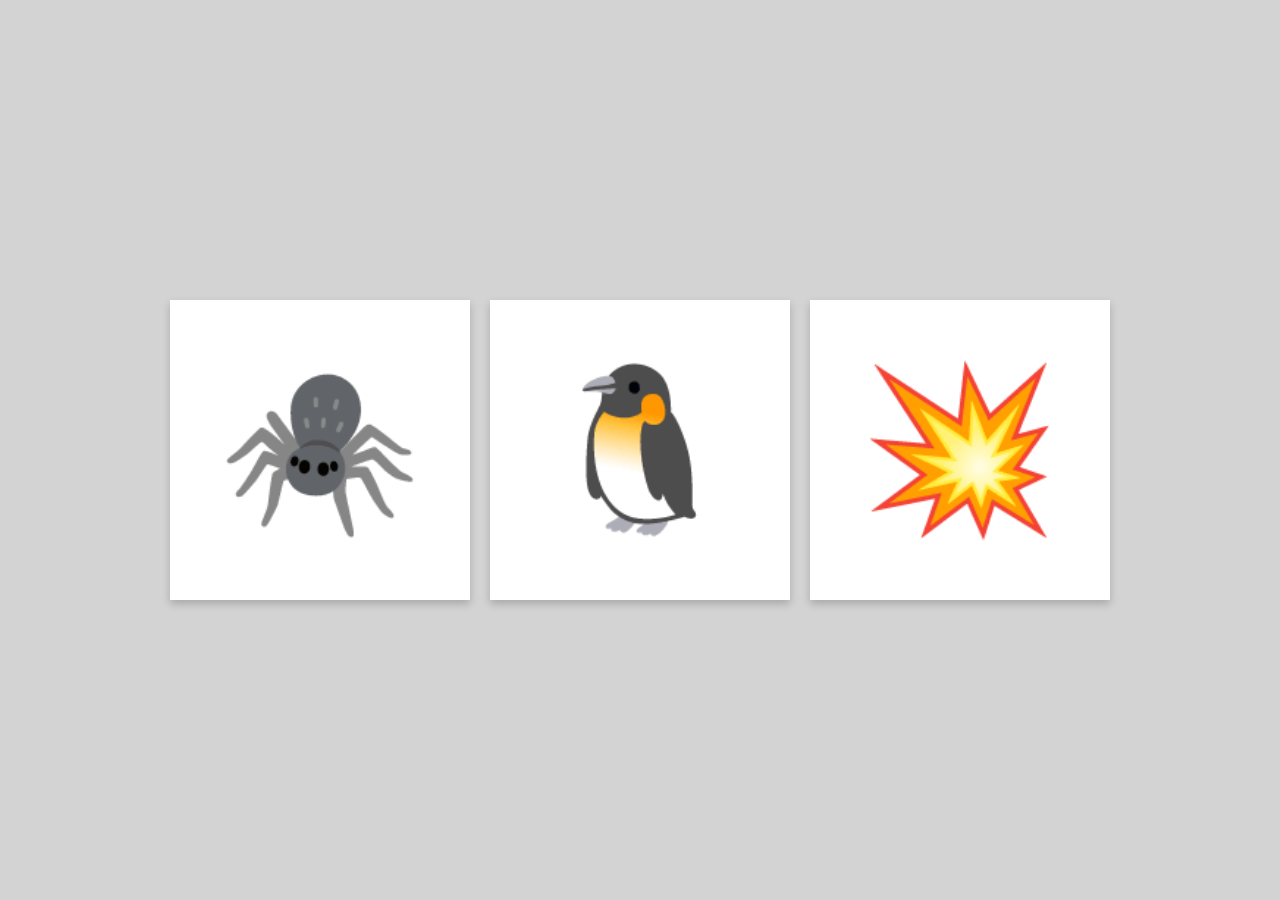
<file: 1-flip-card-gallery/index.html>
<!DOCTYPE html>
<html lang="en">
<head>
  <meta charset="UTF-8">
  <meta name="viewport" content="width=device-width, initial-scale=1.0">
  <title>Flip 🍣</title>
  <link rel="stylesheet" type="text/css" href="index.css">
  <script type="text/javascript" src="index.js"></script>
</head>
<body>
  <div class="card-container">
    <div class="flipcard">
      <div class="flipcard-inner">
        <div class="flipcard-front">
          🕷️
        </div>
        <div class="flipcard-back">
          <h1>Con nhện</h1>
          <p>Con nhện nâng cao</p>
        </div>
      </div>
    </div>

    <div class="flipcard">
      <div class="flipcard-inner">
        <div class="flipcard-front">
          🐧
        </div>
        <div class="flipcard-back">
          <h1>Penguin</h1>
          <p>🐧🐧🐧🐧🐧</p>
        </div>
      </div>
    </div>

    <div class="flipcard">
      <div class="flipcard-inner">
        <div class="flipcard-front">
          💥
        </div>
        <div class="flipcard-back">
          <button onclick="playAudio()">Boom</button>
        </div>
      </div>
    </div>
  </div>
</body>
</html>
</file>
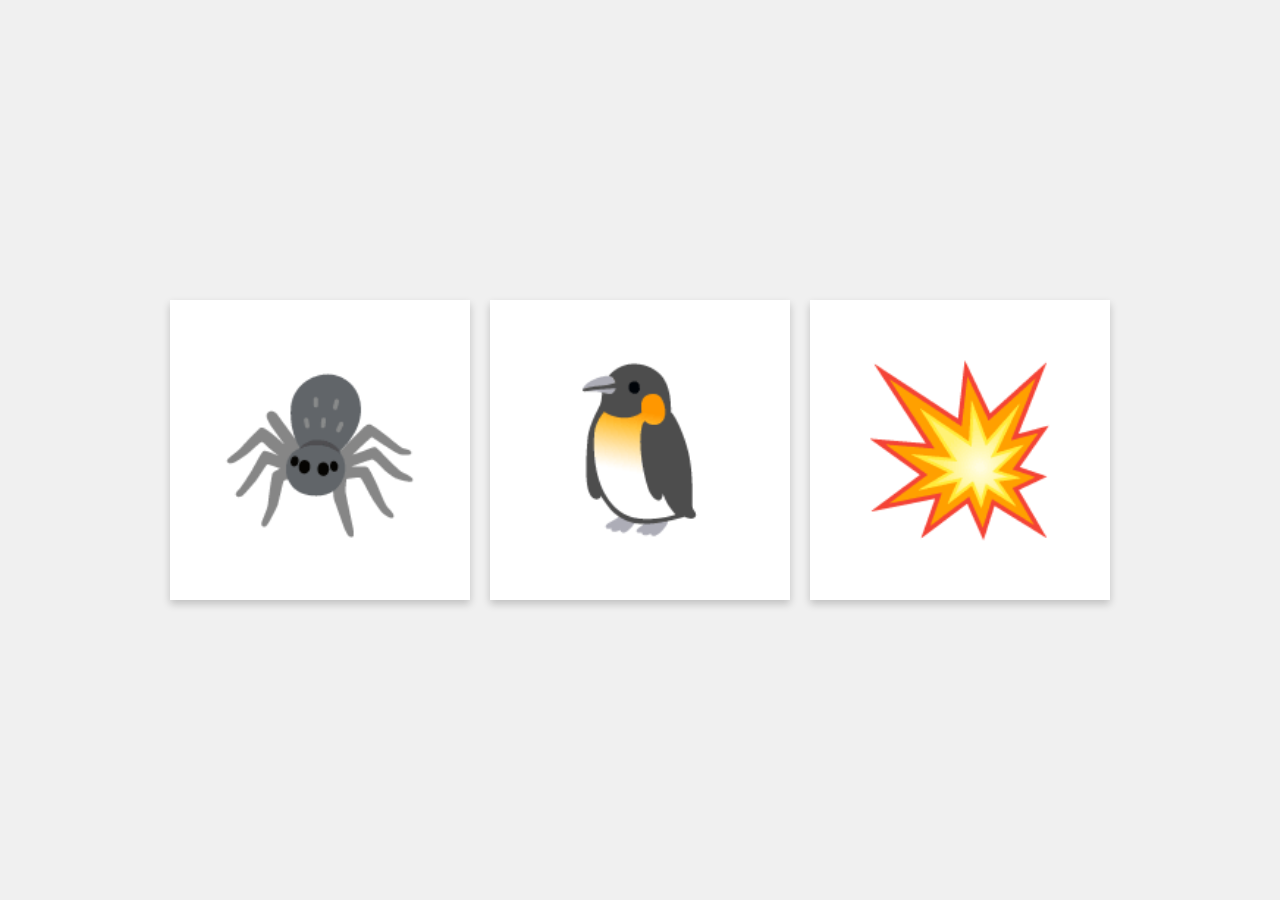
<file: 1-flipcard/index.html>
<!DOCTYPE html>
<html lang="en">
<head>
  <meta charset="UTF-8">
  <meta name="viewport" content="width=device-width, initial-scale=1.0">
  <title>Flip Card Quiz</title>
  <link rel="stylesheet" type="text/css" href="index.css">
  <script type="text/javascript" src="index.js"></script>
</head>
<body>
  <div class="card-container">
    <div class="flipcard">
      <div class="flipcard-inner">
        <div class="flipcard-front">
          🕷️
        </div>
        <div class="flipcard-back">
          <h1>Con nhện</h1>
          <p>Con nhện nâng cao</p>
        </div>
      </div>
    </div>

    <div class="flipcard">
      <div class="flipcard-inner">
        <div class="flipcard-front">
          🐧
        </div>
        <div class="flipcard-back">
          <h1>Penguin</h1>
          <p>🐧🐧🐧🐧🐧</p>
        </div>
      </div>
    </div>

    <div class="flipcard">
      <div class="flipcard-inner">
        <div class="flipcard-front">
          💥
        </div>
        <div class="flipcard-back">
          <button onclick="playAudio()">Boom</button>
        </div>
      </div>
    </div>
  </div>
</body>
</html>
</file>
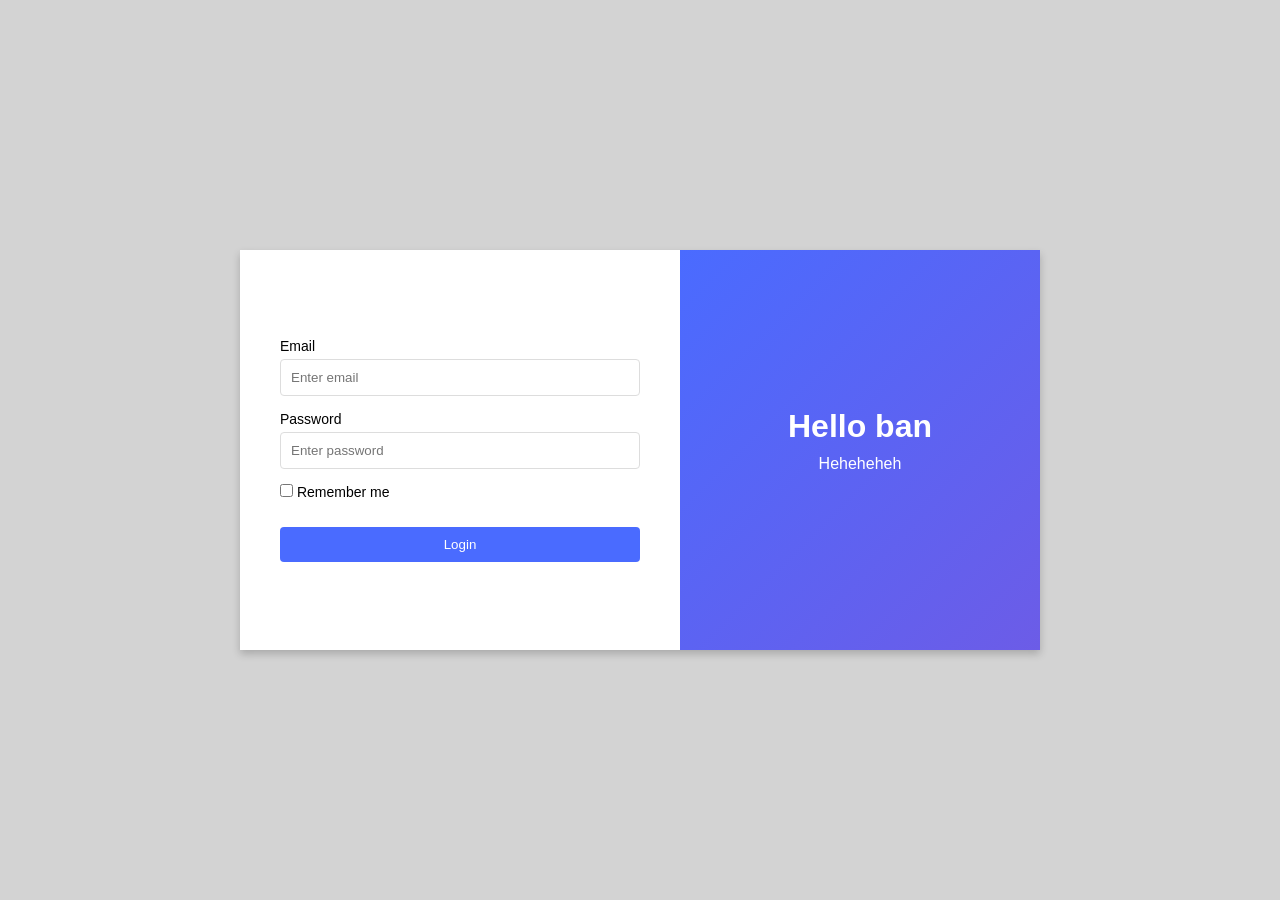
<file: 2-login-card/index.html>
<!DOCTYPE html>
<html lang="en">
<head>
  <meta charset="UTF-8">
  <meta name="viewport" content="width=device-width, initial-scale=1.0">
  <title>Login Card</title>
  <link rel="stylesheet" href="index.css">
</head>
<body>
  <div class="container">
    <div class="left-panel">
      <form class="login-form">
        <label for="email">Email</label>
        <input type="email" id="email" placeholder="Enter email" required>
        <label for="password">Password</label>
        <input type="password" id="password" placeholder="Enter password" required>
        <label>
          <input type="checkbox" name="remember"> Remember me
        </label>  
        <button type="submit">Login</button>
      </form>
    </div>
    <div class="right-panel">
      <div class="decorative-content">
        <h2>Hello ban</h2>
        <p>Heheheheh</p>
      </div>
    </div>
  </div>
</body>
</html>
</file>
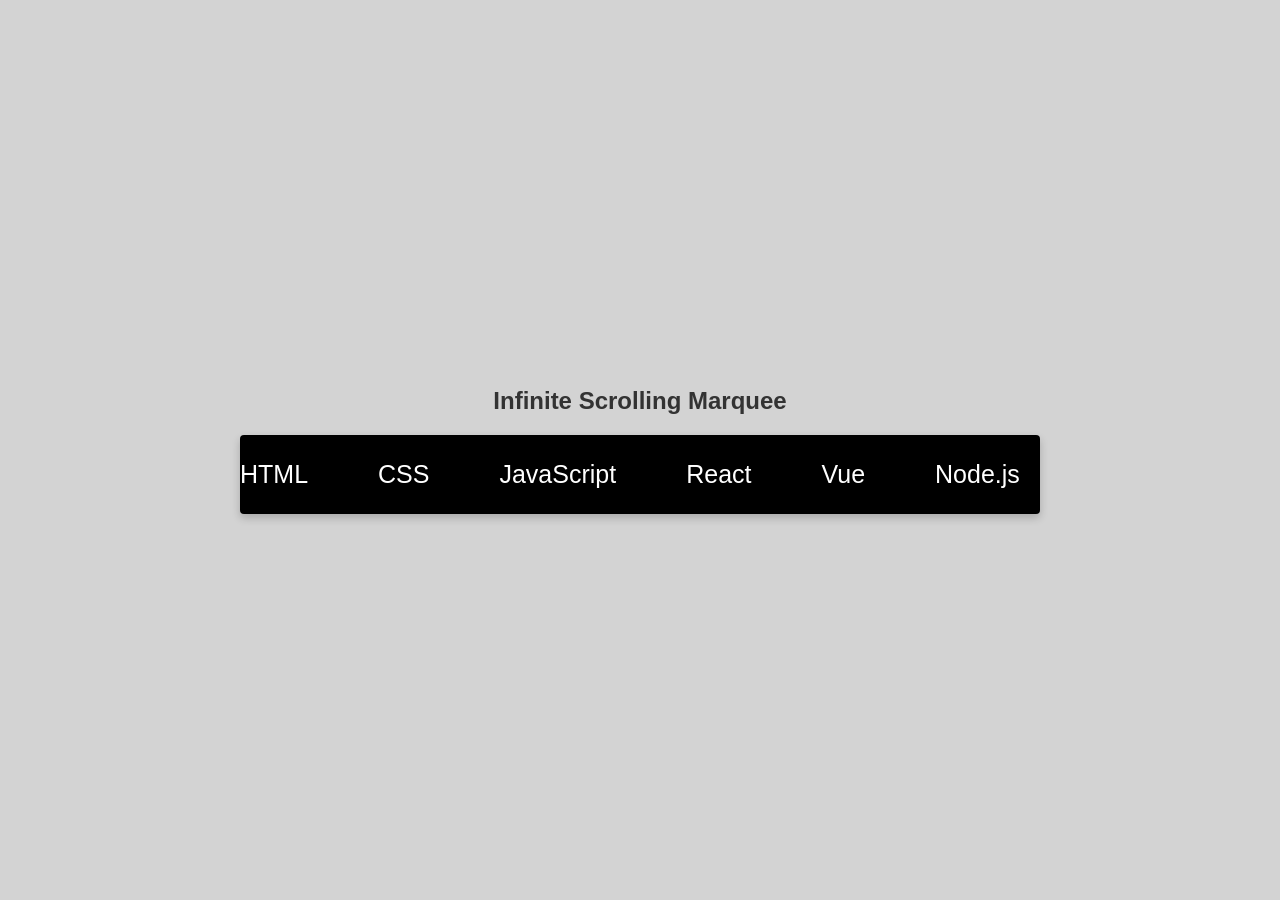
<file: 3-infinite-scrolling-marquee/index.html>
<!DOCTYPE html>
<html lang="en">
<head>
  <meta charset="UTF-8">
  <meta name="viewport" content="width=device-width, initial-scale=1.0">
  <title>Infinite Scrolling Marquee</title>
  <link rel="stylesheet" href="index.css">
</head>
<body>
  <section class="marquee-section">
    <h1>Infinite Scrolling Marquee</h1>
    <div class="marquee" aria-label="Scrolling banner">
      <div class="marquee-track">
        <div class="marquee-item">HTML</div>
        <div class="marquee-item">CSS</div>
        <div class="marquee-item">JavaScript</div>
        <div class="marquee-item">React</div>
        <div class="marquee-item">Vue</div>
        <div class="marquee-item">Node.js</div>

        <div class="marquee-item">HTML</div>
        <div class="marquee-item">CSS</div>
        <div class="marquee-item">JavaScript</div>
        <div class="marquee-item">React</div>
        <div class="marquee-item">Vue</div>
        <div class="marquee-item">Node.js</div>
      </div>
    </div>
  </section>
</body>
</html>
</file>
<file: 1-flip-card-gallery/index.css>
body {
  display: flex;
  justify-content: center;
  align-items: center;
  height: 100vh;
  margin: 0;
  background-color: lightgray;
}

.card-container {
  display: flex;
  gap: 20px;
}

.flipcard {
  width: 300px;
  height: 300px;
  perspective: 1000px;
}

.flipcard-inner {
  position: relative;
  width: 100%;
  height: 100%;
  text-align: center;
  transition: transform 0.6s;
  transform-style: preserve-3d;
  box-shadow: 0 4px 8px 0 rgba(0,0,0,0.2);
}

.flipcard:hover .flipcard-inner {
  transform: rotateY(180deg);
}

.flipcard-back {
  transform: rotateY(180deg);
  background-color: #2980b9;
  color: white;
  flex-direction: column;
}

.flipcard-front {
  background-color: #fff;
  font-size: 10rem;
}

.flipcard-front, .flipcard-back {
  display: flex;
  justify-content: center;
  align-items: center;

  position: absolute;
  width: 100%;
  height: 100%;
  -webkit-backface-visibility: hidden;
  backface-visibility: hidden;
}
</file>
<file: 1-flipcard/index.css>
body {
  display: flex;
  justify-content: center;
  align-items: center;
  height: 100vh;
  margin: 0;
  background-color: #f0f0f0;
}

.card-container {
  display: flex;
  gap: 20px;
}

.flipcard {
  width: 300px;
  height: 300px;
  perspective: 1000px;
}

.flipcard-inner {
  position: relative;
  width: 100%;
  height: 100%;
  text-align: center;
  transition: transform 0.6s;
  transform-style: preserve-3d;
  box-shadow: 0 4px 8px 0 rgba(0,0,0,0.2);
}

.flipcard:hover .flipcard-inner {
  transform: rotateY(180deg);
}

.flipcard-back {
  transform: rotateY(180deg);
  background-color: #2980b9;
  color: white;
  flex-direction: column;
}

.flipcard-front {
  background-color: #fff;
  font-size: 10rem;
}

.flipcard-front, .flipcard-back {
  display: flex;
  justify-content: center;
  align-items: center;

  position: absolute;
  width: 100%;
  height: 100%;
  -webkit-backface-visibility: hidden;
  backface-visibility: hidden;
}
</file>
<file: 2-login-card/index.css>
* {
  margin: 0;
  padding: 0;
  box-sizing: border-box;
  font-family: Arial, sans-serif;
}

body {
  display: flex;
  justify-content: center;
  align-items: center;
  height: 100vh;
  background-color: lightgray;
}

.container {
  display: flex;
  width: 800px;
  height: 400px;
  background: white;
  box-shadow: 0 4px 8px rgba(0, 0, 0, 0.2);
}

.left-panel {
  flex: 1;
  display: flex;
  justify-content: center;
  align-items: center;
  padding: 40px;
}

.login-form {
  width: 100%;
  display: flex;
  flex-direction: column;
}

.login-form h2, p {
  margin-bottom: 20px;
  text-align: center;
}

.login-form label {
  margin-bottom: 5px;
  font-size: 14px;
}

.login-form input {
  margin-bottom: 15px;
  padding: 10px;
  border: 1px solid #ddd;
  border-radius: 4px;
}

.login-form button {
  padding: 10px;
  background-color: #4a6bff;
  color: white;
  border: none;
  border-radius: 4px;
  cursor: pointer;
  margin-top: 10px;
}

.right-panel {
  flex: 1;
  background: linear-gradient(135deg, #4a6bff, #6c5ce7);
  display: flex;
  justify-content: center;
  align-items: center;
  color: white;
}

.decorative-content {
  text-align: center;
}

.decorative-content h2 {
  font-size: 32px;
  margin-bottom: 10px;
}
</file>
<file: 3-infinite-scrolling-marquee/index.css>
* {
  margin: 0;
  padding: 0;
  box-sizing: border-box;
  font-family: Arial, sans-serif;
}

body {
  display: flex;
  justify-content: center;
  align-items: center;
  height: 100vh;
  background-color: lightgray;
}

.marquee-section {
  width: 800px;
  display: flex;
  flex-direction: column;
  align-items: center;
  gap: 20px;
}

.marquee-section h1 {
  font-size: 24px;
  color: #333;
}

.marquee {
  width: 100%;
  overflow: hidden;
  position: relative;
  background-color: black;
  border-radius: 4px;
  padding: 15px 0;
  box-shadow: 0 4px 8px rgba(0, 0, 0, 0.2);
}

.marquee-track {
  display: flex;
  align-items: center;
  gap: 70px;
  width: max-content;
  animation: marquee-scroll 20s linear infinite;
}

.marquee:hover .marquee-track {
  animation-play-state: paused;
}

.marquee-item {
  flex: 0 0 auto;
  padding: 10px 0;
  color: white;
  font-size: 25px;
  white-space: nowrap;
}

@keyframes marquee-scroll {
  from {
    transform: translateX(0);
  }
  to {
    transform: translateX(-50%);
  }
}
</file>
